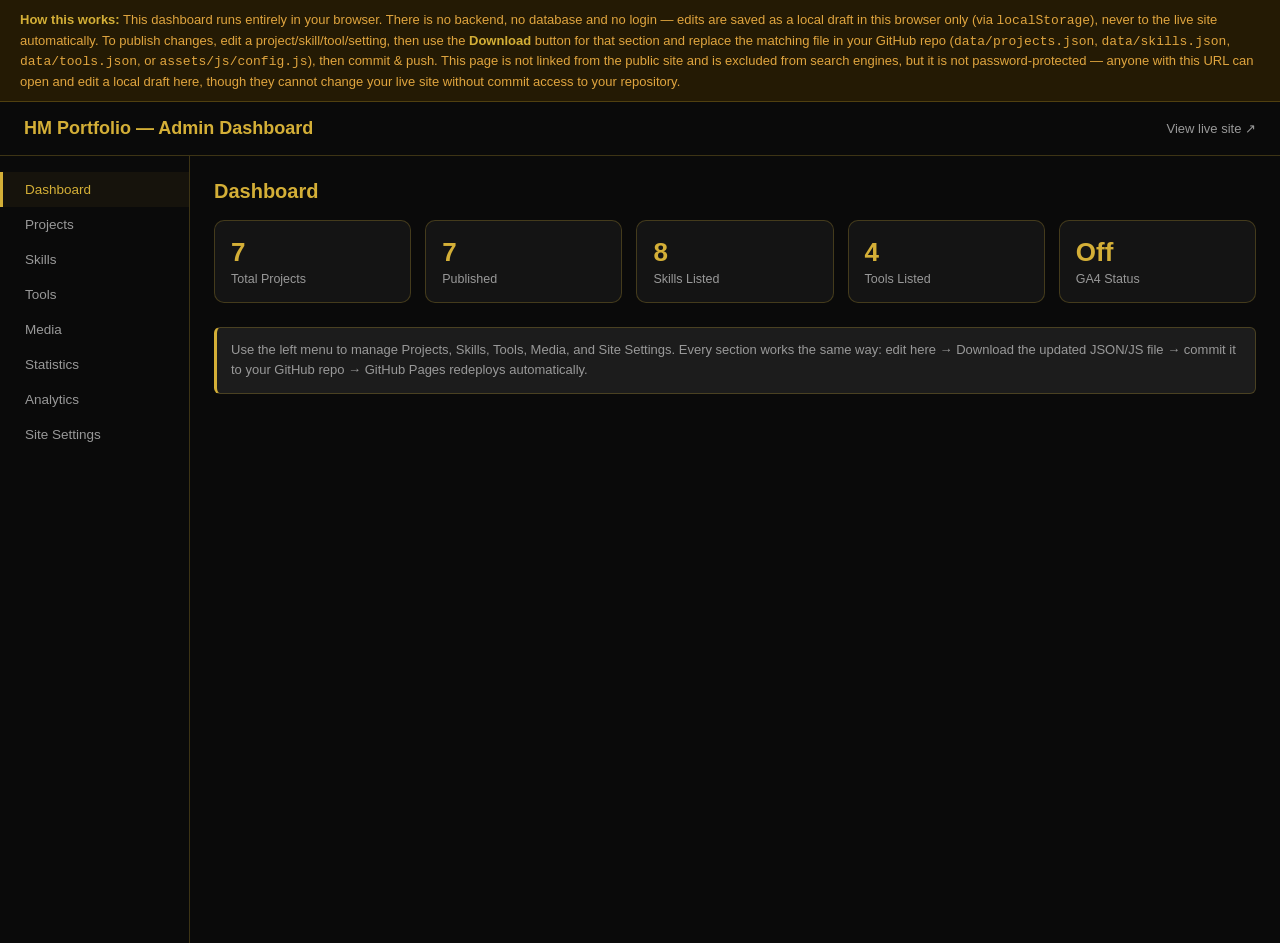
<file: admin.html>
<!DOCTYPE html>
<html lang="en">
<head>
    <meta charset="UTF-8">
    <meta name="viewport" content="width=device-width, initial-scale=1.0">
    <meta name="robots" content="noindex, nofollow">
    <title>Admin Dashboard | HM Portfolio</title>
    <link rel="icon" type="image/png" href="assets/images/logo.png">
    <link rel="stylesheet" href="https://cdnjs.cloudflare.com/ajax/libs/font-awesome/6.6.0/css/all.min.css">
    <link rel="stylesheet" href="assets/css/admin.css">
</head>
<body class="admin-body">

<div class="admin-banner">
    <strong>How this works:</strong> This dashboard runs entirely in your browser. There is no backend, no database
    and no login — edits are saved as a local draft in this browser only (via <code>localStorage</code>), never
    to the live site automatically. To publish changes, edit a project/skill/tool/setting, then use the
    <strong>Download</strong> button for that section and replace the matching file in your GitHub repo
    (<code>data/projects.json</code>, <code>data/skills.json</code>, <code>data/tools.json</code>, or
    <code>assets/js/config.js</code>), then commit &amp; push. This page is not linked from the public site and is
    excluded from search engines, but it is not password-protected — anyone with this URL can open and edit a
    local draft here, though they cannot change your live site without commit access to your repository.
</div>

<div class="admin-header">
    <h1>HM Portfolio — Admin Dashboard</h1>
    <a href="index.html" target="_blank">View live site ↗</a>
</div>

<div class="admin-layout">
    <nav class="admin-nav">
        <button type="button" class="nav-btn active" data-panel="dashboard">Dashboard</button>
        <button type="button" class="nav-btn" data-panel="projects">Projects</button>
        <button type="button" class="nav-btn" data-panel="skills">Skills</button>
        <button type="button" class="nav-btn" data-panel="tools">Tools</button>
        <button type="button" class="nav-btn" data-panel="media">Media</button>
        <button type="button" class="nav-btn" data-panel="statistics">Statistics</button>
        <button type="button" class="nav-btn" data-panel="analytics">Analytics</button>
        <button type="button" class="nav-btn" data-panel="settings">Site Settings</button>
    </nav>

    <main class="admin-main">

        <section class="admin-panel active" id="panel-dashboard">
            <h2>Dashboard</h2>
            <div class="admin-grid-cards" id="dashboardCards"></div>
            <div class="admin-note">
                Use the left menu to manage Projects, Skills, Tools, Media, and Site Settings. Every section works
                the same way: edit here → Download the updated JSON/JS file → commit it to your GitHub repo →
                GitHub Pages redeploys automatically.
            </div>
        </section>

        <section class="admin-panel" id="panel-projects">
            <h2>Projects</h2>
            <div id="projectsDraftBanner"></div>
            <div class="admin-toolbar">
                <input type="text" id="projectSearch" class="admin-input" placeholder="Search projects…">
                <div id="projectStatusChips"></div>
                <div id="projectCategoryChips"></div>
                <button type="button" class="chip" id="projectFeaturedChip">★ Featured only</button>
                <span style="flex:1"></span>
                <button type="button" class="admin-btn" id="addProjectBtn">+ Add Project</button>
                <button type="button" class="admin-btn secondary" id="exportProjectsBtn">⬇ Download projects.json</button>
                <button type="button" class="admin-btn secondary" id="resetProjectsBtn">Discard local draft</button>
            </div>
            <div class="admin-table-wrap">
                <table class="admin-table">
                    <thead>
                        <tr><th>Order</th><th>Name</th><th>Category</th><th>Status</th><th>Featured</th><th>Actions</th></tr>
                    </thead>
                    <tbody id="projectsTableBody"></tbody>
                </table>
            </div>
        </section>

        <section class="admin-panel" id="panel-skills">
            <h2>Skills</h2>
            <div id="skillsDraftBanner"></div>
            <div class="admin-toolbar">
                <input type="text" id="skillSearch" class="admin-input" placeholder="Search skills…">
                <span style="flex:1"></span>
                <button type="button" class="admin-btn" id="addSkillBtn">+ Add Skill</button>
                <button type="button" class="admin-btn secondary" id="exportSkillsBtn">⬇ Download skills.json</button>
                <button type="button" class="admin-btn secondary" id="resetSkillsBtn">Discard local draft</button>
            </div>
            <div class="admin-note">
                Python is intentionally excluded from this list per your instructions and will not be re-added by
                this dashboard.
            </div>
            <div class="admin-table-wrap">
                <table class="admin-table">
                    <thead><tr><th>Order</th><th>Icon</th><th>Name</th><th>Description</th><th>Visible</th><th>Actions</th></tr></thead>
                    <tbody id="skillsTableBody"></tbody>
                </table>
            </div>
        </section>

        <section class="admin-panel" id="panel-tools">
            <h2>Tools</h2>
            <div id="toolsDraftBanner"></div>
            <div class="admin-note">
                "Tools" here powers the <strong>My Services</strong> cards on the homepage — the tools/services
                actually represented in your portfolio, not a generic tech-stack list.
            </div>
            <div class="admin-toolbar">
                <input type="text" id="toolSearch" class="admin-input" placeholder="Search tools…">
                <span style="flex:1"></span>
                <button type="button" class="admin-btn" id="addToolBtn">+ Add Tool</button>
                <button type="button" class="admin-btn secondary" id="exportToolsBtn">⬇ Download tools.json</button>
                <button type="button" class="admin-btn secondary" id="resetToolsBtn">Discard local draft</button>
            </div>
            <div class="admin-table-wrap">
                <table class="admin-table">
                    <thead><tr><th>Order</th><th>Icon</th><th>Name</th><th>Description</th><th>Visible</th><th>Actions</th></tr></thead>
                    <tbody id="toolsTableBody"></tbody>
                </table>
            </div>
        </section>

        <section class="admin-panel" id="panel-media">
            <h2>Media</h2>
            <div class="admin-note">
                GitHub Pages can't scan your file system from the browser, so there's no separate media database.
                This list is a live view of every image and video already referenced by a project. To add new
                media, upload the file to your repo (e.g. <code>assets/images/</code> or <code>assets/videos/</code>)
                and set its path in that project's Image/Video field in the Projects tab — it will appear here
                automatically.
            </div>
            <h3 style="color:var(--gold);font-size:15px;">Images</h3>
            <div class="admin-table-wrap">
                <table class="admin-table">
                    <thead><tr><th>Preview</th><th>Path</th><th>Alt Text</th><th>Project</th><th></th></tr></thead>
                    <tbody id="mediaImagesBody"></tbody>
                </table>
            </div>
            <h3 style="color:var(--gold);font-size:15px;margin-top:24px;">Videos</h3>
            <div class="admin-table-wrap">
                <table class="admin-table">
                    <thead><tr><th>Path</th><th>Video ID</th><th>Name</th><th>Project</th><th></th></tr></thead>
                    <tbody id="mediaVideosBody"></tbody>
                </table>
            </div>
        </section>

        <section class="admin-panel" id="panel-statistics">
            <h2>Statistics</h2>
            <div class="admin-note">
                These are computed live from your current project data — never invented numbers. For true visitor
                analytics (visits, sessions, traffic sources) see the Analytics tab and your GA4 dashboard.
            </div>
            <div class="admin-grid-cards" id="statsComputedCards"></div>
        </section>

        <section class="admin-panel" id="panel-analytics">
            <h2>Analytics</h2>
            <div id="gaStatusBox" class="admin-note"></div>
            <div class="admin-note">
                Full visitor analytics (users, sessions, traffic sources, devices, top pages) live inside Google
                Analytics 4 once configured — a static GitHub Pages site cannot safely query the GA4 Reporting API
                from the browser, because that requires a private service-account credential that must never be
                exposed in frontend code. View your real numbers directly:
                <a href="https://analytics.google.com/" target="_blank" rel="noopener" style="color:var(--gold);">analytics.google.com ↗</a>.
                A secure backend/API proxy would be the correct way to pull GA4 numbers into this dashboard in the
                future — this admin panel is structured so that could be added later without changing anything else.
            </div>
            <h3 style="color:var(--gold);font-size:15px;">Tracked events (this site)</h3>
            <div class="admin-note" style="line-height:2;">
                page_view · section_view · scroll_depth (25/50/75/90/100) · project_click · portfolio_filter ·
                hire_me_click · contact_click · email_click · linkedin_click · github_click · fiverr_click ·
                cv_download · generate_lead · video_start · video_progress (10/25/50/75/90) · video_complete ·
                site_rating
            </div>
            <h3 style="color:var(--gold);font-size:15px;">Recent local test events</h3>
            <div class="admin-note">
                This browser only — not global site analytics, and it never shows other visitors' activity. Useful
                for confirming an event fires correctly while testing.
            </div>
            <div class="admin-toolbar">
                <button type="button" class="admin-btn secondary" id="clearLocalLogBtn">Clear local log</button>
            </div>
            <div class="admin-table-wrap">
                <table class="admin-table">
                    <thead><tr><th>Time</th><th>Event</th><th>Details</th></tr></thead>
                    <tbody id="localEventLogBody"></tbody>
                </table>
            </div>
        </section>

        <section class="admin-panel" id="panel-settings">
            <h2>Site Settings</h2>
            <div class="admin-note">
                These fields mirror <code>assets/js/config.js</code> — loaded live from that file. Edit below, then
                download the updated file and replace <code>assets/js/config.js</code> in your repo.
            </div>
            <form id="settingsForm">
                <div class="admin-field">
                    <label>GA4 Measurement ID</label>
                    <input type="text" class="admin-input" id="cfgGaId" placeholder="G-XXXXXXXXXX">
                </div>
                <div class="admin-field-row">
                    <div class="admin-field">
                        <label><input type="checkbox" id="cfgAvailable"> Available for freelance projects</label>
                    </div>
                </div>
                <div class="admin-field-row">
                    <div class="admin-field">
                        <label>Availability text (available)</label>
                        <input type="text" class="admin-input" id="cfgAvailText">
                    </div>
                    <div class="admin-field">
                        <label>Availability text (unavailable)</label>
                        <input type="text" class="admin-input" id="cfgUnavailText">
                    </div>
                </div>
                <h3 style="color:var(--gold);font-size:15px;">Public Stat Counters</h3>
                <div id="statsEditorRows"></div>
                <button type="button" class="admin-btn secondary small" id="addStatRowBtn">+ Add counter</button>

                <h3 style="color:var(--gold);font-size:15px;margin-top:20px;">Social / Contact Links</h3>
                <div class="admin-field-row">
                    <div class="admin-field"><label>LinkedIn URL</label><input type="text" class="admin-input" id="cfgLinkedin"></div>
                    <div class="admin-field"><label>GitHub URL <span style="color:var(--warn)">(currently missing)</span></label><input type="text" class="admin-input" id="cfgGithub" placeholder="https://github.com/yourusername"></div>
                </div>
                <div class="admin-field-row">
                    <div class="admin-field"><label>Fiverr URL</label><input type="text" class="admin-input" id="cfgFiverr"></div>
                    <div class="admin-field"><label>Contact Email</label><input type="text" class="admin-input" id="cfgEmail"></div>
                </div>

                <h3 style="color:var(--gold);font-size:15px;margin-top:20px;">Hero Rotating Titles</h3>
                <div class="admin-field">
                    <label>One per line</label>
                    <textarea class="admin-textarea" id="cfgTypedStrings" rows="4"></textarea>
                </div>

                <div class="admin-modal-actions" style="justify-content:flex-start;">
                    <button type="button" class="admin-btn" id="downloadConfigBtn">⬇ Download updated config.js</button>
                </div>
            </form>
        </section>

    </main>
</div>

<!-- Add/Edit Project Modal -->
<div class="admin-modal-overlay" id="projectModalOverlay">
    <div class="admin-modal">
        <h3 id="projectModalTitle">Add Project</h3>
        <form id="projectForm">
            <input type="hidden" id="pf_id">
            <div class="admin-field-row">
                <div class="admin-field"><label>Project Name *</label><input type="text" class="admin-input" id="pf_name" required></div>
                <div class="admin-field"><label>Category</label><input type="text" class="admin-input" id="pf_category" placeholder="excel, powerbi, …"></div>
            </div>
            <div class="admin-field"><label>Description</label><textarea class="admin-textarea" id="pf_description" rows="2"></textarea></div>
            <div class="admin-field-row">
                <div class="admin-field"><label>Tools Used (comma-separated, shown as tags)</label><input type="text" class="admin-input" id="pf_tags"></div>
                <div class="admin-field"><label>Tools Used — full names (for case study, comma-separated)</label><input type="text" class="admin-input" id="pf_toolsFull"></div>
            </div>
            <div class="admin-field-row">
                <div class="admin-field"><label>Project Image (path)</label><input type="text" class="admin-input" id="pf_image" placeholder="assets/images/yourfile.jpg"></div>
                <div class="admin-field"><label>Project URL (optional — leave blank to auto-use project.html)</label><input type="text" class="admin-input" id="pf_url" placeholder="e.g. project4.html or #contact"></div>
            </div>
            <div id="pf_imagePreviewWrap"></div>
            <div class="admin-field-row">
                <div class="admin-field"><label>Project Video (path, optional)</label><input type="text" class="admin-input" id="pf_video"></div>
                <div class="admin-field"><label>Video ID (for analytics)</label><input type="text" class="admin-input" id="pf_videoId"></div>
            </div>

            <h4 style="color:var(--gold);">Case Study</h4>
            <div class="admin-field"><label>Problem</label><textarea class="admin-textarea" id="pf_problem" rows="2"></textarea></div>
            <div class="admin-field"><label>Objective</label><textarea class="admin-textarea" id="pf_objective" rows="2"></textarea></div>
            <div class="admin-field"><label>Approach (one step per line)</label><textarea class="admin-textarea" id="pf_approach" rows="3"></textarea></div>
            <div class="admin-field"><label>What I Built</label><textarea class="admin-textarea" id="pf_whatIBuilt" rows="2"></textarea></div>
            <div class="admin-field"><label>Key Insights</label><textarea class="admin-textarea" id="pf_keyInsights" rows="2"></textarea></div>
            <div class="admin-field"><label>Result / Outcome</label><textarea class="admin-textarea" id="pf_outcome" rows="2"></textarea></div>

            <div class="admin-field-row">
                <div class="admin-field">
                    <label>Status</label>
                    <select class="admin-select" id="pf_status">
                        <option value="draft">Draft</option>
                        <option value="published">Published</option>
                        <option value="hidden">Hidden</option>
                    </select>
                </div>
                <div class="admin-field"><label>Display Order</label><input type="number" class="admin-input" id="pf_order"></div>
                <div class="admin-field"><label><input type="checkbox" id="pf_featured"> Featured</label></div>
            </div>

            <div class="admin-modal-actions">
                <button type="button" class="admin-btn secondary" id="previewProjectBtn">Preview</button>
                <button type="button" class="admin-btn secondary" id="cancelProjectBtn">Cancel</button>
                <button type="submit" class="admin-btn">Save</button>
            </div>
        </form>
    </div>
</div>

<!-- Preview Modal -->
<div class="admin-modal-overlay" id="previewModalOverlay">
    <div class="admin-modal" style="max-width:600px;">
        <h3>Preview</h3>
        <div id="previewContent"></div>
        <div class="admin-modal-actions">
            <button type="button" class="admin-btn secondary" id="closePreviewBtn">Close</button>
        </div>
    </div>
</div>

<!-- Add/Edit Skill/Tool Modal (shared) -->
<div class="admin-modal-overlay" id="itemModalOverlay">
    <div class="admin-modal">
        <h3 id="itemModalTitle">Add Skill</h3>
        <form id="itemForm">
            <input type="hidden" id="if_id">
            <input type="hidden" id="if_kind">
            <div class="admin-field-row">
                <div class="admin-field"><label>Name *</label><input type="text" class="admin-input" id="if_name" required></div>
                <div class="admin-field">
                    <label>Icon (Font Awesome class) <i class="icon-preview" id="if_iconPreview"></i></label>
                    <input type="text" class="admin-input" id="if_icon" placeholder="fa-solid fa-star">
                </div>
            </div>
            <div class="admin-field"><label>Description</label><textarea class="admin-textarea" id="if_description" rows="2"></textarea></div>
            <div class="admin-field-row">
                <div class="admin-field" id="if_categoryWrap"><label>Category</label><input type="text" class="admin-input" id="if_category"></div>
                <div class="admin-field"><label>Display Order</label><input type="number" class="admin-input" id="if_order"></div>
                <div class="admin-field"><label><input type="checkbox" id="if_visible" checked> Visible</label></div>
            </div>
            <div class="admin-modal-actions">
                <button type="button" class="admin-btn secondary" id="cancelItemBtn">Cancel</button>
                <button type="submit" class="admin-btn">Save</button>
            </div>
        </form>
    </div>
</div>

<script src="assets/js/config.js"></script>
<script src="assets/js/project-templates.js"></script>
<script src="assets/js/admin.js"></script>

</body>
</html>
</file>
<file: assets/css/admin.css>
/* ==========================================================
   HM Portfolio — Admin Dashboard Styles
   Self-contained: only loaded by admin.html, never affects
   the public site's style.css or visual identity.
========================================================== */

:root{
    --gold:#D4AF37;
    --bg:#0a0a0a;
    --panel:#141414;
    --panel-2:#1c1c1c;
    --border:rgba(212,175,55,.25);
    --text:#eee;
    --text-dim:#999;
    --danger:#e05353;
    --ok:#3fb96e;
    --warn:#e0a53f;
}

*{box-sizing:border-box;}

body.admin-body{
    margin:0;
    font-family:'Poppins',Arial,sans-serif;
    background:var(--bg);
    color:var(--text);
    min-height:100vh;
}

.admin-banner{
    background:#241a04;
    border-bottom:1px solid var(--border);
    color:var(--warn);
    font-size:13px;
    padding:10px 20px;
    line-height:1.5;
}

.admin-banner strong{color:var(--gold);}

.admin-header{
    display:flex;
    align-items:center;
    justify-content:space-between;
    padding:16px 24px;
    border-bottom:1px solid var(--border);
    flex-wrap:wrap;
    gap:10px;
}

.admin-header h1{
    font-size:18px;
    margin:0;
    color:var(--gold);
}

.admin-header a{
    color:var(--text-dim);
    text-decoration:none;
    font-size:13px;
}
.admin-header a:hover{color:var(--gold);}

.admin-layout{
    display:flex;
    min-height:calc(100vh - 110px);
}

.admin-nav{
    width:190px;
    flex-shrink:0;
    border-right:1px solid var(--border);
    padding:16px 0;
}

.admin-nav button{
    display:block;
    width:100%;
    text-align:left;
    background:none;
    border:none;
    color:var(--text-dim);
    font-family:inherit;
    font-size:13.5px;
    padding:10px 22px;
    cursor:pointer;
    border-left:3px solid transparent;
}

.admin-nav button:hover{color:var(--text);}

.admin-nav button.active{
    color:var(--gold);
    border-left-color:var(--gold);
    background:rgba(212,175,55,.06);
}

.admin-main{
    flex:1;
    padding:24px;
    overflow-x:auto;
}

.admin-panel{display:none;}
.admin-panel.active{display:block;}

.admin-panel h2{
    margin-top:0;
    color:var(--gold);
    font-size:20px;
}

.admin-grid-cards{
    display:grid;
    grid-template-columns:repeat(auto-fit,minmax(150px,1fr));
    gap:14px;
    margin-bottom:24px;
}

.admin-stat-card{
    background:var(--panel);
    border:1px solid var(--border);
    border-radius:10px;
    padding:16px;
}

.admin-stat-card .num{
    font-size:26px;
    font-weight:700;
    color:var(--gold);
}

.admin-stat-card .label{
    font-size:12.5px;
    color:var(--text-dim);
    margin-top:4px;
}

.admin-toolbar{
    display:flex;
    flex-wrap:wrap;
    gap:10px;
    align-items:center;
    margin-bottom:16px;
}

.admin-input, .admin-select, .admin-textarea{
    background:var(--panel-2);
    border:1px solid var(--border);
    border-radius:6px;
    color:var(--text);
    font-family:inherit;
    font-size:13.5px;
    padding:8px 10px;
}

.admin-input{min-width:200px;}
.admin-textarea{width:100%;resize:vertical;}

.chip{
    background:var(--panel-2);
    border:1px solid var(--border);
    color:var(--text-dim);
    border-radius:20px;
    padding:6px 14px;
    font-size:12.5px;
    cursor:pointer;
}
.chip.active{background:var(--gold);color:#111;border-color:var(--gold);font-weight:600;}

.admin-btn{
    background:var(--gold);
    color:#111;
    border:none;
    border-radius:6px;
    padding:8px 16px;
    font-size:13px;
    font-weight:600;
    cursor:pointer;
}
.admin-btn:hover{opacity:.9;}
.admin-btn.secondary{background:var(--panel-2);color:var(--text);border:1px solid var(--border);}
.admin-btn.danger{background:var(--danger);color:#fff;}
.admin-btn.small{padding:5px 10px;font-size:12px;}

.admin-table-wrap{overflow-x:auto;}
table.admin-table{width:100%;border-collapse:collapse;font-size:13px;}
table.admin-table th, table.admin-table td{
    text-align:left;
    padding:10px 8px;
    border-bottom:1px solid var(--border);
    vertical-align:middle;
}
table.admin-table th{color:var(--text-dim);font-weight:600;font-size:12px;text-transform:uppercase;}

.status-badge{
    padding:3px 10px;
    border-radius:20px;
    font-size:11px;
    font-weight:600;
    text-transform:uppercase;
}
.status-published{background:rgba(63,185,110,.15);color:var(--ok);}
.status-draft{background:rgba(224,165,63,.15);color:var(--warn);}
.status-hidden{background:rgba(224,83,83,.15);color:var(--danger);}

.row-actions{display:flex;gap:6px;flex-wrap:wrap;}

.star-toggle{background:none;border:none;cursor:pointer;font-size:16px;color:var(--text-dim);}
.star-toggle.featured{color:var(--gold);}

/* Modal (Add/Edit + Preview) */
.admin-modal-overlay{
    position:fixed;inset:0;background:rgba(0,0,0,.65);
    display:none;align-items:flex-start;justify-content:center;
    padding:30px 16px;overflow-y:auto;z-index:5000;
}
.admin-modal-overlay.show{display:flex;}
.admin-modal{
    background:var(--panel);
    border:1px solid var(--border);
    border-radius:12px;
    padding:24px;
    max-width:720px;
    width:100%;
}
.admin-modal h3{color:var(--gold);margin-top:0;}
.admin-field{margin-bottom:14px;}
.admin-field label{display:block;font-size:12.5px;color:var(--text-dim);margin-bottom:5px;}
.admin-field input, .admin-field select, .admin-field textarea{width:100%;}
.admin-field-row{display:flex;gap:14px;flex-wrap:wrap;}
.admin-field-row .admin-field{flex:1;min-width:160px;}
.admin-modal-actions{display:flex;justify-content:flex-end;gap:10px;margin-top:18px;}

.admin-note{
    background:var(--panel-2);
    border:1px solid var(--border);
    border-left:3px solid var(--gold);
    border-radius:6px;
    padding:12px 14px;
    font-size:13px;
    color:var(--text-dim);
    margin-bottom:16px;
    line-height:1.6;
}

.preview-card-wrap{
    max-width:320px;
    margin:0 auto 20px;
}

.draft-banner{
    background:rgba(224,165,63,.12);
    border:1px solid var(--warn);
    color:var(--warn);
    border-radius:8px;
    padding:10px 14px;
    font-size:12.5px;
    margin-bottom:16px;
    display:flex;
    justify-content:space-between;
    align-items:center;
    flex-wrap:wrap;
    gap:10px;
}

.icon-preview{font-size:20px;color:var(--gold);margin-right:8px;}

@media(max-width:800px){
    .admin-layout{flex-direction:column;}
    .admin-nav{width:100%;display:flex;overflow-x:auto;padding:8px;}
    .admin-nav button{width:auto;white-space:nowrap;border-left:none;border-bottom:3px solid transparent;padding:8px 14px;}
    .admin-nav button.active{border-left:none;border-bottom-color:var(--gold);}
}
</file>
